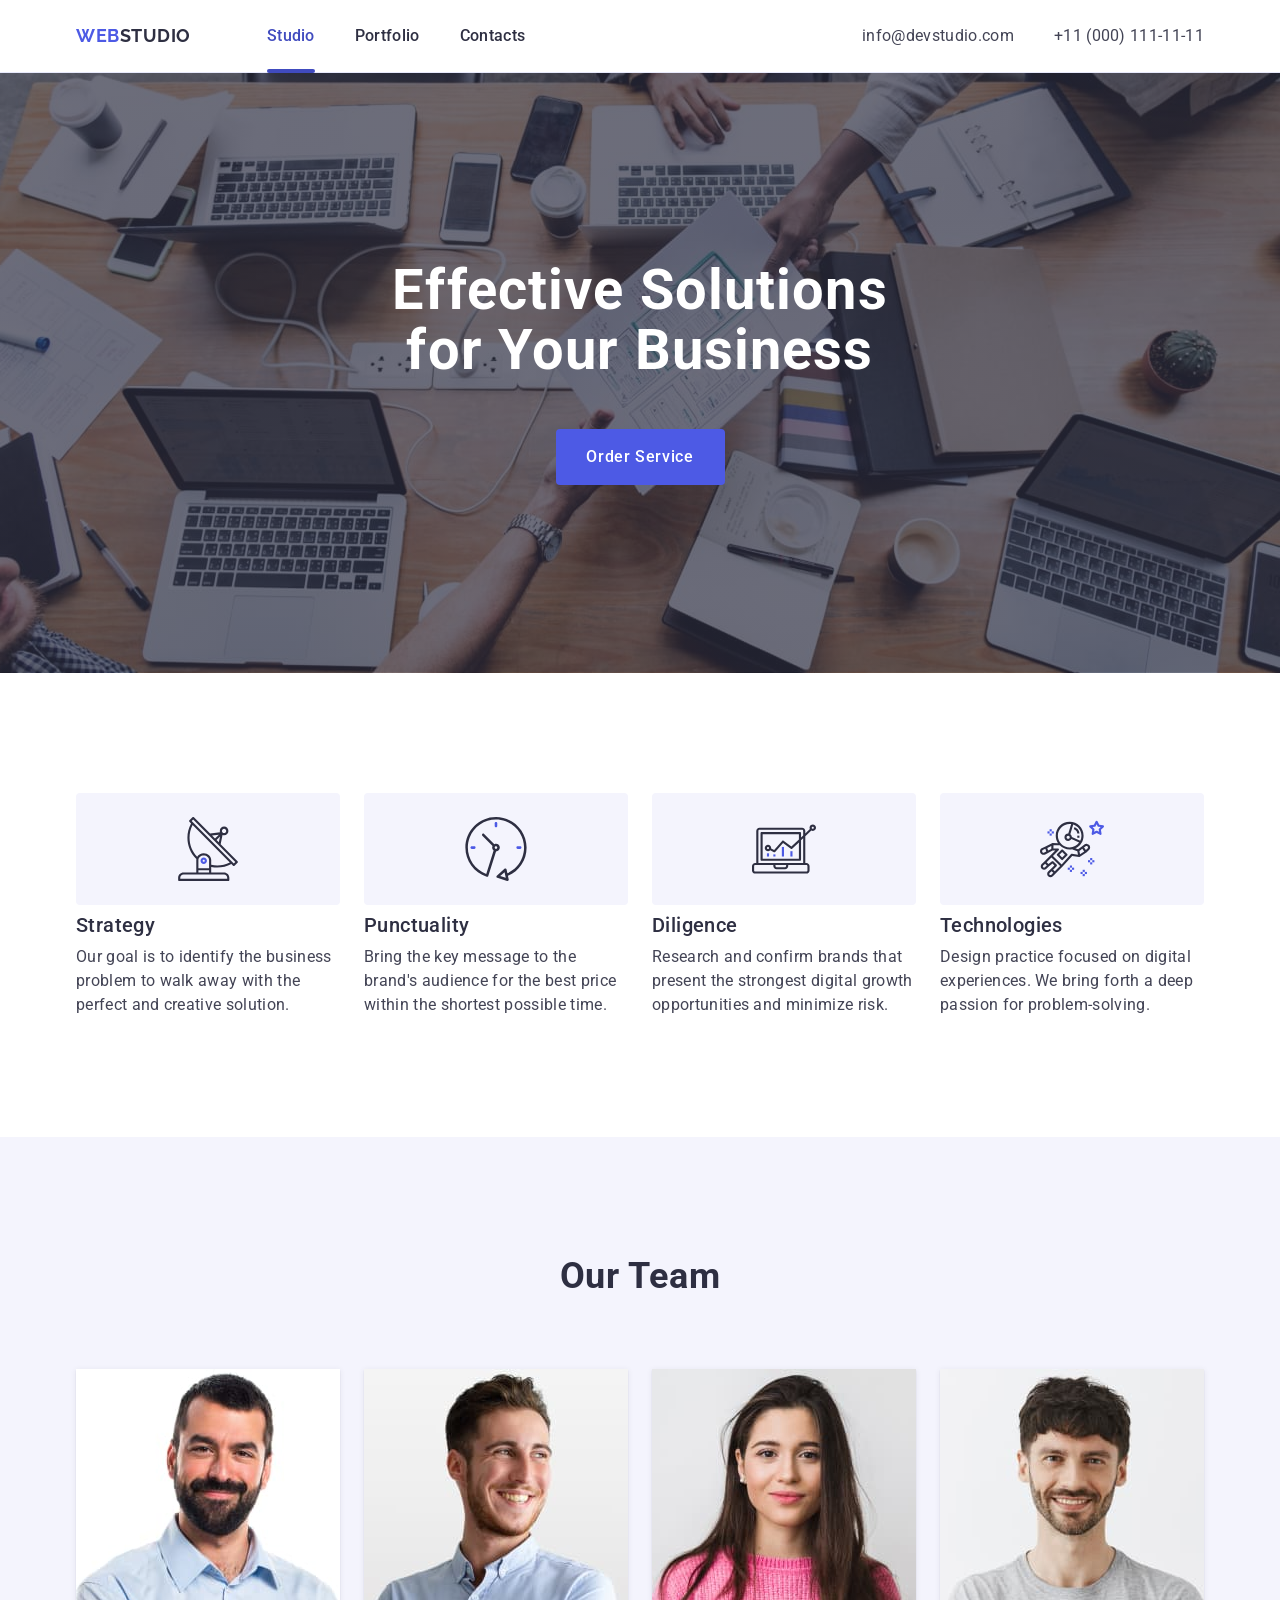
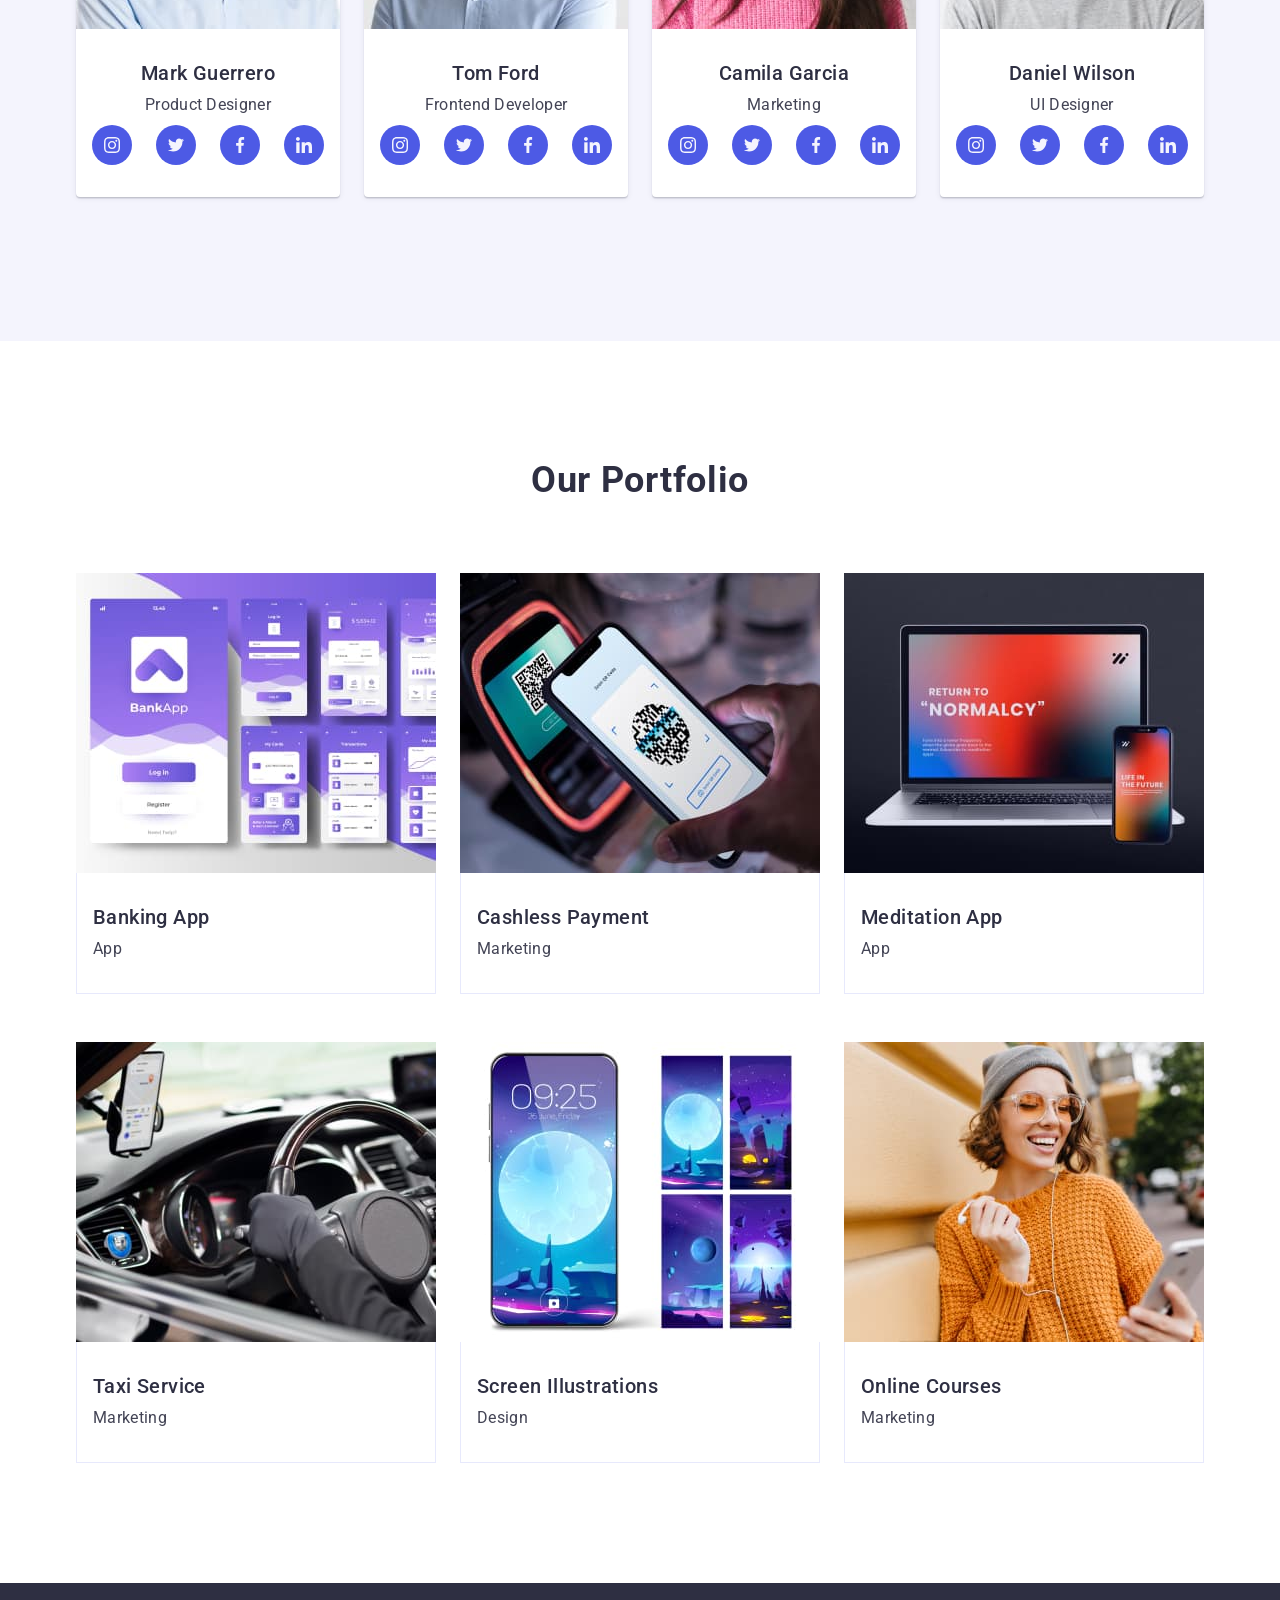
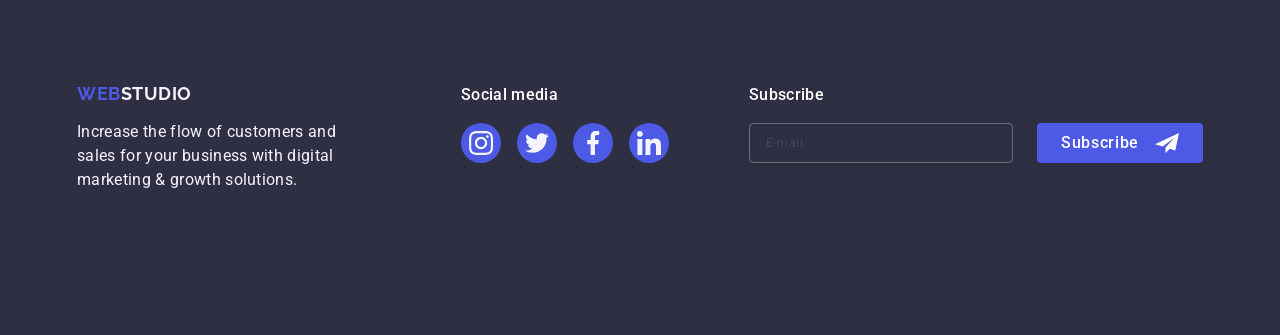
<file: index.html>
<!DOCTYPE html>
<html lang="en">
<head>
    <meta charset="UTF-8">
    <meta name="viewport" content="width=device-width, initial-scale=1.0">
    <title>WebStudio</title>

    <link rel="stylesheet" href="https://cdnjs.cloudflare.com/ajax/libs/modern-normalize/2.0.0/modern-normalize.min.css" 
    integrity="sha512-4xo8blKMVCiXpTaLzQSLSw3KFOVPWhm/TRtuPVc4WG6kUgjH6J03IBuG7JZPkcWMxJ5huwaBpOpnwYElP/m6wg==" crossorigin="anonymous" referrerpolicy="no-referrer" />
    
<link rel="stylesheet" type="text/css" href="./css/styles.css">

<link rel="preconnect" href="https://fonts.gstatic.com" crossorigin>
<link href="https://fonts.googleapis.com/css2?family=Raleway:wght@700&family=Roboto:wght@400;500;700&display=swap" rel="stylesheet">

</head>
<body style="font-family: Roboto, sans-serif;
color: #434455;
background-color: #FFFFFF;">
    <header class="header">
        <div class="div-header container" >
<nav class="nav-header">
    <a class="webstudio-link" href="./index.html">Web<span style=color:#2e2f42>Studio</span></a>
<ul class="ul-header">
    <li><a href="./index.html" class="webstudio-li-one" 
    >Studio</a></li>
    <li><a href="" class="webstudio-li" >Portfolio</a></li>
    <li><a href="" class="webstudio-li" >Contacts</a></li>
</ul>
</nav>
<address class="address">
<ul class="ul-address">
    
    <li> <a href="mailto:info@devstudio.com" class="email-tel">info@devstudio.com</a></li>
    <li> <a href="tel:+110001111111" class="email-tel">+11 (000) 111-11-11</a></li>
</ul>
</address>
<button class="btn-burger" type="button">
<svg class="burger-icon" width="24" height="24">
    <use href="./images/icons.svg#menu"></use>
  </svg>
</button>
</div>
    </header>
    <main>

<!-- section 1 -->
<section class="section-solutions"> <div class="container">
     <h1 class="h-one-solutions">Effective Solutions
    for Your Business</h1>
<button type="button" class="button"> Order Service</button>
</div>
</section>

<!-- section 2 -->
<section class="section-advantages">
    <div class="container">
    <h2 class="visually-hidden">Advantages</h2>
    <ul class="ul-advantages">
        
        <li class="advantages-li">
            <div class="advantages-div"> <svg
                width="64"
                height="64"> 
  <use href="./images/icons.svg#antenna"> </use>
  </svg> </div>
            <h3 class="h-three-advantages">Strategy</h3>
            <p class="advantages-p">Our goal is to identify the business problem to walk away with the perfect and creative solution. </p>
        </li>
        <li class="advantages-li">
            <div class="advantages-div"> <svg
                width="64"
                height="64">
                <use href="./images/icons.svg#clock"></use> 
                </svg> </div>
            <h3 class="h-three-advantages">Punctuality</h3>
            <p class="advantages-p">Bring the key message to the brand's audience for the best price within the shortest possible time.</p>
            
    </li>
        <li class="advantages-li">
            <div class="advantages-div"> <svg
                width="64"
                height="64">
                <use href="./images/icons.svg#diagram"></use> 
            </svg> </div>
            <h3 class="h-three-advantages">Diligence</h3>
            <p class="advantages-p">Research and confirm brands that present the strongest digital growth opportunities and minimize risk.</p>
    </li>
        <li class="advantages-li"> 
            <div class="advantages-div"> <svg
                width="64"
                height="64"   > 
                <use href="./images/icons.svg#astronaut"></use>
            </svg> </div>
            <h3 class="h-three-advantages">Technologies</h3>
            <p class="advantages-p">Design practice focused on digital experiences. We bring forth a deep passion for problem-solving.</p>
        </li>
    </ul>
    </div>
</section>

<!-- section 3 -->
<section class="section-team">
    <div class="container">
<h2 class="team-h-two">Our Team</h2>
<ul class="team-ul">
    <li class="person-li">
        <div>
            <picture>
                <source srcset="
                                ./images/team/team-mark@1x.jpg 1x,
                                ./images/team/team-mark@2x.jpg 2x
                              " />
            <img  src="./images/team/team-mark@1x.jpg" alt="Mark Guerrero" width="264" height="260" class="img-people"/> </picture>
        </div>
        <div class="person-div">
            <h3 class="person-h-three">Mark Guerrero</h3> <p class="job">Product Designer</p> 
            <ul class="social-media-ul">
                
                <li class="social-media-li"><a href="" class="social-media-link">
                    <svg
                    width="16"
                    height="16"
                    class="svg-social-media">
                        <use href="./images/icons.svg#inst">
                        </use>
                    </svg>
                </a></li>

                <li class="social-media-li"><a href="" class="social-media-link">
                    <svg
                    width="16"
                    height="16"
                    class="svg-social-media">
                        <use href="./images/icons.svg#twitter">
                        </use>
                    </svg>
                </a>
                </li>

                <li class="social-media-li"><a href="" class="social-media-link">
                    <svg
                    width="16"
                    height="16"
                    class="svg-social-media">
                        <use href="./images/icons.svg#facebook">
                        </use>
                        </svg>
                </a>
                </li>

                <li class="social-media-li"><a href="" class="social-media-link">
                    <svg
                    width="16"
                    height="16"
                    class="svg-social-media">
                        <use href="./images/icons.svg#linkedin">
                        </use>
                        </svg>
                </a>
                </li>

            </ul>
        </div>
    </li>
     
    <li class="person-li"> 
        <picture>
            <source srcset="
                            ./images/team/team-tom@1x.jpg 1x,
                            ./images/team/team-tom@2x.jpg 2x
                          " />
                          <img src="./images/team/team-tom@1x.jpg" alt="Tom Ford" width="264" height="260" > </picture>
        <div class="person-div">
<h3 class="person-h-three">Tom Ford</h3> <p class="job">Frontend Developer</p> 
     <ul class="social-media-ul">
                
    <li class="social-media-li"><a href="" class="social-media-link">
        <svg
        width="16"
        height="16"
        class="svg-social-media">
            <use href="./images/icons.svg#inst">
            </use>
            </svg>
    </a></li>

    <li class="social-media-li"><a href="" class="social-media-link">
        <svg
        width="16"
        height="16"
        class="svg-social-media">
            <use href="./images/icons.svg#twitter">
            </use>
            </svg>
    </a>
    </li>

    <li class="social-media-li"><a href="" class="social-media-link">
        <svg
        width="16"
        height="16"
        class="svg-social-media">
            <use href="./images/icons.svg#facebook">
            </use>
            </svg>
    </a>
    </li>

    <li class="social-media-li"><a href="" class="social-media-link">
        <svg
        width="16"
        height="16"
        class="svg-social-media">
            <use href="./images/icons.svg#linkedin">
            </use>
            </svg>
    </a>
    </li>

     </ul>
    </div>
    </li>

    <li class="person-li"> 
        <picture>
            <source srcset="
                            ./images/team/team-camila@1x.jpg 1x,
                            ./images/team/team-camila@2x.jpg 2x
                          " />
                          <img  src="./images/team/team-camila@1x.jpg" alt="Camila Garcia" width="264" height="260"> </picture>
        <div class="person-div">
            <h3 class="person-h-three">Camila Garcia</h3> <p class="job">Marketing</p> 
            <ul class="social-media-ul">
                
                <li class="social-media-li"><a href="" class="social-media-link">
                    <svg
                    width="16"
                    height="16"
                    class="svg-social-media">
                        <use href="./images/icons.svg#inst">
                        </use>
                        </svg>
                </a></li>

                <li class="social-media-li"><a href="" class="social-media-link">
                    <svg
                    width="16"
                    height="16"
                    class="svg-social-media">
                        <use href="./images/icons.svg#twitter">
                        </use>
                        </svg>
                </a>
                </li>

                <li class="social-media-li"><a href="" class="social-media-link">
                    <svg
                    width="16"
                    height="16"
                    class="svg-social-media">
                        <use href="./images/icons.svg#facebook">
                        </use>
                        </svg>
                </a>
                </li>

                <li class="social-media-li"><a href="" class="social-media-link">
                    <svg
                    width="16"
                    height="16"
                    class="svg-social-media">
                        <use href="./images/icons.svg#linkedin">
                        </use>
                        </svg>
                </a>
                </li>

            </ul>
        </div>
    </li>

    <li class="person-li"> 
        
        <picture>
            <source srcset="
                            ./images/team/team-daniel@1x.jpg 1x,
                            ./images/team/team-daniel@2x.jpg 2x
                          " />
                          <img src="./images/team/team-daniel@1x.jpg" alt="Daniel Wilson" width="264" height="260"> </picture>
        <div class="person-div">
<h3 class="person-h-three">Daniel Wilson</h3> <p class="job">UI Designer</p> 
      <ul class="social-media-ul">
                
    <li class="social-media-li"><a href="" class="social-media-link">
        <svg
        width="16"
        height="16"
        class="svg-social-media">
            <use href="./images/icons.svg#inst">
            </use>
            </svg>
    </a></li>

    <li class="social-media-li"><a href="" class="social-media-link">
        <svg
        width="16"
        height="16"
        class="svg-social-media">
            <use href="./images/icons.svg#twitter">
            </use>
            </svg>
    </a>
    </li>

    <li class="social-media-li"><a href="" class="social-media-link">
        <svg
        width="16"
        height="16"
        class="svg-social-media">
            <use href="./images/icons.svg#facebook">
            </use>
            </svg>
    </a>
    </li>

    <li class="social-media-li"><a href="" class="social-media-link">
        <svg
        width="16"
        height="16"
        class="svg-social-media">
            <use href="./images/icons.svg#linkedin">
            </use>
            </svg>
    </a>
    </li> </ul>  </div>
</li>
</ul>
</div> 
</section>

<!-- section 4 -->
<section class="portfolio-section">
    <div class="container">
    <h2 class="portfolio-h-two">Our Portfolio</h2>
    <ul class="portfolio-ul">

        <li class="portfolio-li"> <div class="portfolio-image-div"> 
            <picture>
                <source srcset="
                                  ./images/portfolio/portfolio-bank-desk@1x.jpg,
                                  ./images/portfolio/portfolio-bank-desk@2x.jpg 2x
                                " media="(min-width:1158px)" />
                <source srcset="
                                  ./images/portfolio/portfolio-bank-tab@1x.jpg,
                                  ./images/portfolio/portfolio-bank-tab@2x.jpg 2x
                                " media="(min-width:768px)" />
                <source srcset="
                                  ./images/portfolio/portfolio-bank-mob@1x.jpg 1x,
                                  ./images/portfolio/portfolio-bank-mob@2x.jpg 2x
                                " media="(max-width:767px)" />
                <img src="./images/portfolio/portfolio-bank-mob@1x.jpg" alt="bank app"  width="360" height="300"/>
            </picture> <p class="portfolio-image-p ">14 Stylish and User-Friendly App Design Concepts · Task Manager App · Calorie Tracker App · Exotic Fruit Ecommerce App · Cloud Storage App</p></div>
         <div class="portfolio-div">
                <h3 class="h-three-app">Banking App</h3> <p class="app">App</p> 
            </div>
        </li>

        <li class="portfolio-li"> <div class="portfolio-image-div">
            <picture>
                <source srcset="
                                  ./images/portfolio/portfolio-cashpay-desk@1x.jpg,
                                  ./images/portfolio/portfolio-cashpay-desk@2x.jpg 2x
                                " media="(min-width:1158px)" />
                <source srcset="
                                  ./images/portfolio/portfolio-cashpay-tab@1x.jpg,
                                  ./images/portfolio/portfolio-cashpay-tab@2x.jpg 2x
                                " media="(min-width:768px)" />
                <source srcset="
                                  ./images/portfolio/portfolio-cashpay-mob@1x.jpg 1x,
                                  ./images/portfolio/portfolio-cashpay-mob@2x.jpg 2x
                                " media="(max-width:767px)" />
                <img src="./images/portfolio/portfolio-cashpay-mob@1x.jpg" alt="cashless payment" width="360" height="300"/>
            </picture> <p class="portfolio-image-p">14 Stylish and User-Friendly App Design Concepts · Task Manager App · Calorie Tracker App · Exotic Fruit Ecommerce App · Cloud Storage App</p> </div> 
            <div class="portfolio-div">
<h3 class="h-three-app">Cashless Payment</h3> <p class="app">Marketing</p> 
        </div>
    </li>

        <li class="portfolio-li"> <div class="portfolio-image-div"> 
            <picture>
                <source srcset="
                                  ./images/portfolio/portfolio-medit-desk@1x.jpg,
                                  ./images/portfolio/portfolio-medit-desk@2x.jpg 2x
                                " media="(min-width:1158px)" />
                <source srcset="
                                  ./images/portfolio/portfolio-medit-tab@1x.jpg,
                                  ./images/portfolio/portfolio-medit-tab@2x.jpg 2x
                                " media="(min-width:768px)" />
                <source srcset="
                                  ./images/portfolio/portfolio-medit-mob@1x.jpg 1x,
                                  ./images/portfolio/portfolio-medit-mob@2x.jpg 2x
                                " media="(max-width:767px)" />
                <img src="./images/portfolio/portfolio-medit-mob@1x.jpg" alt="meditation app" width="360" height="300"/>
            </picture> 
                <p class="portfolio-image-p">14 Stylish and User-Friendly App Design Concepts · Task Manager App · Calorie Tracker App · Exotic Fruit Ecommerce App · Cloud Storage App</p></div>
            <div class="portfolio-div">
             <h3 class="h-three-app">Meditation App</h3> <p class="app">App</p> 
        </div>
    </li>

        <li class="portfolio-li"> <div class="portfolio-image-div"><picture>
            <source srcset="
                              ./images/portfolio/portfolio-taxi-desk@1x.jpg,
                              ./images/portfolio/portfolio-taxi-desk@2x.jpg 2x
                            " media="(min-width:1158px)" />
            <source srcset="
                              ./images/portfolio/portfolio-taxi-tab@1x.jpg,
                              ./images/portfolio/portfolio-taxi-tab@2x.jpg 2x
                            " media="(min-width:768px)" />
            <source srcset="
                              ./images/portfolio/portfolio-taxi-mob@1x.jpg 1x,
                              ./images/portfolio/portfolio-taxi-mob@2x.jpg 2x
                            " media="(max-width:767px)" />
            <img src="./images/portfolio/portfolio-taxi-mob@1x.jpg" alt="taxi service" width="360" height="300"/>
        </picture>
        <p class="portfolio-image-p">14 Stylish and User-Friendly App Design Concepts · Task Manager App · Calorie Tracker App · Exotic Fruit Ecommerce App · Cloud Storage App</p></div> 
            <div class="portfolio-div">
                 <h3 class="h-three-app">Taxi Service</h3> <p class="app">Marketing</p> 
        </div>
    </li>

            <li class="portfolio-li"> <div class="portfolio-image-div"><picture>
                <source srcset="
                                  ./images/portfolio/portfolio-screen-desk@1x.jpg,
                                  ./images/portfolio/portfolio-screen-desk@2x.jpg 2x
                                " media="(min-width:1158px)" />
                <source srcset="
                                  ./images/portfolio/portfolio-screen-tab@1x.jpg,
                                  ./images/portfolio/portfolio-screen-tab@2x.jpg 2x
                                " media="(min-width:768px)" />
                <source srcset="
                                  ./images/portfolio/portfolio-screen-mob@1x.jpg 1x,
                                  ./images/portfolio/portfolio-screen-mob@2x.jpg 2x
                                " media="(max-width:767px)" />
                <img src="./images/portfolio/portfolio-screen-mob@1x.jpg" alt="screen illustrations" width="360" height="300"/>
            </picture> 
            <p class="portfolio-image-p">14 Stylish and User-Friendly App Design Concepts · Task Manager App · Calorie Tracker App · Exotic Fruit Ecommerce App · Cloud Storage App</p></div>
                <div class="portfolio-div"> 
                     <h3 class="h-three-app">Screen Illustrations</h3> <p class="app">Design</p>
            </div>
        </li>

            <li class="portfolio-li"> <div class="portfolio-image-div"><picture>
                <source srcset="
                                  ./images/portfolio/portfolio-courses-desk@1x.jpg,
                                  ./images/portfolio/portfolio-courses-desk@2x.jpg 2x
                                " media="(min-width:1158px)" />
                <source srcset="
                                  ./images/portfolio/portfolio-courses-tab@1x.jpg,
                                  ./images/portfolio/portfolio-courses-tab@2x.jpg 2x
                                " media="(min-width:768px)" />
                <source srcset="
                                  ./images/portfolio/portfolio-courses-mob@1x.jpg 1x,
                                  ./images/portfolio/portfolio-courses-mob@2x.jpg 2x
                                " media="(max-width:767px)" />
                <img src="./images/portfolio/portfolio-courses-mob@1x.jpg" alt="girl courses" />
            </picture>
             <p class="portfolio-image-p">14 Stylish and User-Friendly App Design Concepts · Task Manager App · Calorie Tracker App · Exotic Fruit Ecommerce App · Cloud Storage App</p></div>
                <div class="portfolio-div"> 
                    <h3 class="h-three-app">Online Courses</h3> <p class="app">Marketing</p>
            </div>
            </li>
    </ul>
</div>
</section>
    </main>

    <!-- footer -->
    <footer class="footer">
        <div class="footer-div container">
        <div class="footer-div-two"><a href="./index.html" class="webstudio-footer">Web<span class="span">Studio</span></a>
<p class="footer-p">Increase the flow of customers and sales for your business with digital marketing & growth solutions.</p></div>
<div class="social-media-container-footer">
    <p class="footer-social-media-p">Social media</p>
    <ul class="social-media-ul-two">
                
        <li class="social-media-li"><a href="" class="social-media-link-two">
            <svg
            width="24"
            height="24"
            class="svg-social-media-two">
                <use href="./images/icons.svg#inst">
                </use>
                </svg>
        </a></li>

        <li class="social-media-li"><a href="" class="social-media-link-two">
            <svg
            width="24"
            height="24"
            class="svg-social-media-two">
                <use href="./images/icons.svg#twitter">
                </use>
                 </svg>
        </a>
        </li>

        <li class="social-media-li"><a href="" class="social-media-link-two">
            <svg
            width="24"
            height="24"
            class="svg-social-media-two">
                <use href="./images/icons.svg#facebook">
                </use>
                </svg>
        </a>
        </li>

        <li class="social-media-li"><a href="" class="social-media-link-two">
            <svg
           width="24"
            height="24"
            class="svg-social-media-two">
                <use href="./images/icons.svg#linkedin">
                </use>
                </svg>
        </a>
        </li>
    </ul>
        </div>
        <div class="footer-form">
            <p class="footer-form-p">Subscribe</p>
            <form  class="the-form">
                <label  class="form-label">
                    <input type="email" name="subscribe" placeholder="E-mail" class="form-input" >
                </label >
            <button type="submit" class="button-subscribe">Subscribe <svg
                width="24"
                height="24"
                class="svg-button-subscribe"> <use href="./images/icons.svg#send"> </use>
            </svg></button></form>
            </div>
            </div>
                </footer>
            
            <!-- modal -->

            <div class="modal">
                    <div class="modal-window">
                    <button type="button" class="button-modal">
                        <svg 
                        width="8"
                        height="8"
                        class="svg-button-modal">
                    <use href="./images/icons.svg#ex"> </use>
                    </svg></button>
                    <p class="modal-p"> Leave your contacts and we will call you back </p>
                    <form>
                        <div class="div-form-modal">
                            <label class="label-form-modal" for="user-name" > Name
                            </label>
            
                            <div class="label-div-modal">
                                <input id="user-name" name="user-name" type="text" class="input-modal">
                                <svg
                                width="18"
                                height="24"
                                class="svg-input-modal">
                                <use href="./images/icons.svg#person-black"></use>
                                </svg>
                                                    </div>
                        </div>
            
            
                        <div class="div-form-modal">
                            <label class="label-form-modal" for="user-name" > Phone
                            </label>
            
                            <div class="label-div-modal">
                                <input id="phone" name="user-name" type="text" class="input-modal">
                                <svg
                                width="18"
                                height="24"
                                class="svg-input-modal">
                                <use href="./images/icons.svg#phone-black"></use>
                                </svg>
                                                    </div>
                        </div>
            
            
                        <div class="div-form-modal">
                            <label class="label-form-modal" for="user-name" > Email
                            </label>
            
                            <div class="label-div-modal">
                                <input id="email" name="user-name" type="text" class="input-modal">
                                <svg
                                width="18"
                                height="24"
                                class="svg-input-modal">
                                <use href="./images/icons.svg#email-black"></use>
                                </svg>
                                                    </div>
                        </div>
            
            
                        <div class="div-form-modal-big">
                            <label class="label-form-modal" for="user-comment" > Comment
                            </label>
            <textarea
            id="user-comment"
            name="user-comment"
            placeholder="Text input"
            class="textarea">Text input
            
            </textarea>
                        </div>
            
                        <div class="label-div-modal-small">
                            <input id="user-privacy" name="user-privacy"  type="checkbox" value="true" class="checkbox visually-hidden">
                            <label 
                            for="user-privacy"
                            class="label-user-privacy">
                            <span class="span-label-user-privacy"> 
                                <svg
                                width="10"
                                height="8"
                                class="svg-user-privacy">
                            <use href="./images/icons.svg#check">
            
                            </use>
                                </svg> 
                                
                            </span> 
                            
                                I accept the terms and conditions of the <a href="" class="privacy-policy">Privacy Policy </a>
                            </label>
                                                </div>
                                                <button class="button">
                                                    Send
                                                </button>
                    </form>
                    </div>
                    </div> 
                    <div class="backdrop-for-modal" >
                        <div class="modal-box">
                            <button class="backdrop-btn-close-phone" type="button">
                                <svg class="icon-close-btn" width="8" height="8">
                                    <use href="./images/icons.svg#ex"></use>
                                </svg>
                            </button>
                      
                            <nav class="nav-phone">
                              <ul class="phone-menu">
                                  <li class="phone-menu-item"><a class="menu-link-phone" href="./index.html">Studio</a></li>
                                  <li class="phone-menu-item"><a class="menu-link-phone" href="">Portfolio</a></li>
                                  <li class="phone-menu-item"><a class="menu-link-phone" href="">Contacts</a></li>
                              </ul>
                          </nav>
                      
                          <address class="phone-page-contact">
                            <ul class="address-list-phone">
                                <li class="item-address-phone"><a class="phone-address-link" href="tel:+110001111111">+11 (000) 111-11-11</a> <br /></li>
                                <li class="item-address-phone"><a class="phone-address-link" href="mailto:info@devstudio.com">info@devstudio.com</a> <br /></li>
                            </ul>
                            </address>
                      
                            <ul class="social-list-phone">
                              <li class="social-list-item-phone">
                                  <a class="social-link-icon-phone" href="">
                                      <svg class="social-list-svg-phone" width="24" height="24" aria-label="icon instagram">
                                          <use href="./images/icons.svg#inst"></use>
                                      </svg>
                                  </a>
                              </li>
                              <li class="social-list-item-phone">
                                  <a class="social-link-icon-phone" href="">
                                      <svg class="social-list-svg-phone" width="24" height="24" aria-label="icon twitter">
                                          <use href="./images/icons.svg#twitter"></use>
                                      </svg>
                                  </a>
                              </li>
                              <li class="social-list-item-phone">
                                  <a class="social-link-icon-phone" href="">
                                      <svg class="social-list-svg-phone" width="24" height="24" aria-label="icon facebook">
                                          <use href="./images/icons.svg#facebook"></use>
                                      </svg>
                                  </a>
                              </li>
                              <li class="social-list-item-phone">
                                  <a class="social-link-icon-phone" href="">
                                      <svg class="social-list-svg-phone" width="24" height="24" aria-label="icon in">
                                          <use href="./images/icons.svg#linkedin"></use>
                                      </svg>
                                  </a>
                              </li>
                          </ul>
                              </div>
                          </div>
            </body>
            </html>
</file>
<file: css/styles.css>
body {
    font-family: "Roboto", sans-serif;
    color: #434455;
    background-color: #FFFFFF;
    
}
a {
    text-decoration: none;
    }
    
    ul {
    list-style: none;
    }
    img {
        display: block; 
    }

    ul {
        margin: 0;
        padding: 0;
    }

    h1,
h2,
h3,
h4,
h5,
h6,
p {
  margin: 0;
}

    .visually-hidden {
        position: absolute;
        width: 1px;
        height: 1px;
        margin: -1px;
        border: 0;
        padding: 0;
        
        white-space: nowrap;
        clip-path: inset(100%);
        clip: rect(0 0 0 0);
        overflow: hidden;
    }

    .container {
        width: 320px;
        margin: 0 auto;
        padding: 0 16px;
    }

    @media screen and (min-width:768px){
        .container {
            width: 768px;

        }
    }

    @media screen and (min-width:1157px){
        .container {
            width: 1158px;
            padding: 0 15px;
        }
    }

    /* header */
.header {
    border-bottom: 1px solid #e7e9fc;
 box-shadow: 0px 2px 1px rgba(46, 47, 66, 0.08), 0px 1px 1px rgba(46, 47, 66, 0.16), 0px 1px 6px rgba(46, 47, 66, 0.08);
}
.div-header
 {
    display: flex;; 
    container: normal;
    align-items: center;
}
.nav-header {
    display: flex; 
    align-items: center;
    margin-right: auto;
}

.webstudio-link {
    font-family: "Raleway", sans-serif;
font-weight: 700;
font-size: 18px ;
line-height: 1.17 ;
letter-spacing: 0.03em;
text-transform: uppercase;
color:#4d5ae5;
margin-right: 76px;
display: inline-block;
padding-top: 17.5px;
padding-bottom:  17.5px;
}


.webstudio-footer {
    font-family: 'Raleway', sans-serif;
    font-weight: 700;
    font-size: 18px;
    line-height: 1.17;
    letter-spacing: 0.03em;
    display: inline-block;
    text-transform: uppercase;
    color: #4d5ae5;
    margin-bottom: 16px;
}

.ul-header {
    display: none;
}
@media screen and (min-width:768px){
    .ul-header { 
        display: flex;
    gap: 40px;}
                .webstudio-link {
                    margin-right: 120px;
                }
}
.webstudio-li-one {
    font-weight: 500;
    font-size: 16px;
    line-height: 1.5;
    letter-spacing: 0.02em;
    color: #2e2f42  ;
    padding-top: 24px; 
    padding-bottom: 24px;
    display: block;
    position: relative;
    color: #404bbf;
    transition: color 250ms cubic-bezier(0.4, 0, 0.2, 1);
}
.webstudio-li-one:hover {
    color: #404bbf
}
.webstudio-li-one:focus {
    color: #404bbf
}
.webstudio-li-one::after {
    content: "";
    width: 100%;
    position: absolute;
    left: 0;
    bottom: -1px;
    height: 4px;
    background-color: #404bbf;
    border-radius: 2px;
}
.webstudio-li {
    font-weight: 500;
    font-size: 16px;
    line-height: 1.5;
    letter-spacing: 0.02em;
    color: #2e2f42  ;
    padding-top: 24px; 
    padding-bottom: 24px;
    display: block;}

.address {
    font-style: normal;
}
.ul-address {
    display: none;
}
@media screen and (min-width:768px){
    .ul-address {
        display:flex;
        flex-direction: column;
        gap: 8px;
    }  
        .email-tel {
            font-size: 12px;
            font-weight: 400;
            line-height: 14px;
                letter-spacing: 4%;
                    color: #434455;
                    transition: color 250ms cubic-bezier(0.4, 0, 0.2, 1);
                }
        }


@media screen and (min-width:1158px) {
.email-tel {
    font-weight: 400;
    font-size: 16px;
    line-height: 1.5;
    letter-spacing: 0.02em;
    color: #434455;
    transition: color 250ms cubic-bezier(0.4, 0, 0.2, 1);
    }

        .ul-address {
                display: flex;
                flex-direction: row;
                gap: 20px;
            }
}

.email-tel:hover {
    color: #404bbf
}
.email-tel:focus {
    color: #404bbf
}
.btn-burger {
    padding: 0;
    line-height: 0;
    background-color: transparent;
    border: none;
}
@media screen and (min-width:768px)
{
    .btn-burger {
        display: none;
    }
    
}
/* main */

/* section 1 */
.section-solutions {
    background-color:#2e2f42;
    padding-top: 72px; 
    padding-bottom: 72px;
    background-image:
            linear-gradient(rgba(46, 47, 66, 0.7),
                rgba(46, 47, 66, 0.7)),
            url("../images/hero/people-office-phone.1x.jpg");
        background-repeat: no-repeat;
        background-position: center;
    background-size: cover;
    margin: 0 auto;
}
@media screen and (min-resolution: 192dpi) and (min-width: 320px) {
    .section-solutions {
        background-image: linear-gradient(rgba(46, 47, 66, 0.7),
                rgba(46, 47, 66, 0.7)), url("../images/hero/people-office-phone.2x.jpg");
    }
}


@media screen and (min-width: 768px) {
    .section-solutions {
        background-image:
            linear-gradient(rgba(46, 47, 66, 0.7), rgba(46, 47, 66, 0.7)),
            url("../images/hero/people-office-tablet.1x.jpg");
        padding: 112px 0;
    }}

    @media screen and (min-resolution: 192dpi) and (min-width: 768px) {
        .section-solutions {
            background-image: linear-gradient(rgba(46, 47, 66, 0.7),
                    rgba(46, 47, 66, 0.7)), url("../images/hero/people-office-tablet.2x.jpg");
        }
    }

        @media screen and (min-width: 1158px) {
            .section-solutions {
                max-width: 1440px;
                background-position: center;
                background-image:
                    linear-gradient(rgba(46, 47, 66, 0.7), rgba(46, 47, 66, 0.7)),
                    url("../images/hero/people-office.jpg");
                padding: 188px 0;
            }
        }
            @media screen and (min-resolution: 192dpi) and (min-width: 1158px) {
                .section-solutions {
                    background-image: linear-gradient(rgba(46, 47, 66, 0.7),
                            rgba(46, 47, 66, 0.7)), url("../images/hero/people-office.2x.jpg");
                }
            }

.h-one-solutions {
    font-size: 36px;
    line-height: 1.07;
    text-align: center;
    letter-spacing: 0.02em;
    color: #ffffff;
    max-width: 216px;
    margin-left: auto;
    margin-right: auto;
    margin-bottom: 72px;
        font-weight: 700;
}
@media screen and (min-width: 768px) {
    .h-one-solutions {
        font-size: 56px;
        max-width: 496px;
        margin-bottom: 36px;
    }
}
@media screen and (min-width: 1158px) {
    .h-one-solutions {
        font-size: 56px;
        max-width: 496px;
        margin-bottom: 48px;
    }
}
.button {
    background-color: #4D5AE5;
    font-family: 'Roboto', sans-serif;
    font-weight: 500;
    font-size: 16px;
    line-height: 1.5;
    letter-spacing: 0.04em;
    color: #ffffff;
    cursor: pointer;
    display: block;
    min-width: 169px;
    border: none;
    height: 56px;
    height: 56px;
    border-radius: 4px;
    cursor: pointer;
    margin-left: auto;
    margin-right: auto;
    transition: background-color 250ms cubic-bezier(0.4, 0, 0.2, 1);
}
.button:hover {
    background-color: #404BBF;
}
.button:focus {
    background-color: #404BBF;
}

/* section 2 */
.section-advantages {
    padding-top: 96px; 
    padding-bottom: 96px;
}
@media screen and (min-width:1158px){
    .section-advantages {
            padding-top: 120px;
            padding-bottom: 120px;
        }
}
 .ul-advantages {
    display: flex;
    flex-direction: column;
    gap:72px;
 }
 @media screen and (min-width:768px){
 .ul-advantages {
    flex-direction: row;
    flex-wrap: wrap;
    gap:72px 24px;}
 }
 
.advantages-div {
    display:none;
}
@media screen and (min-width:1158px){
    .advantages-div {
        display: flex;
        align-items: center;
        justify-content: center;
        height: 112px;
        background-color: #f4f4fd;
        border-radius: 4px;
        margin-bottom: 8px;
    }
}

 .advantages-li {
    width: 100%;
 }
 @media screen and (min-width:768px){
    .advantages-li {
        width: calc((100% - 24px) / 2);
    }
 }


 @media screen and (min-width:1158px){
    .advantages-li {
        width: calc((100% - 72px) / 4);
    }
 }
 
.h-three-advantages {
    font-weight: 700;
    font-size: 36px;
    line-height: 1.11;
    letter-spacing: 0.02em;
    color: #2e2f42 ;
    margin-bottom: 8px;
    text-align: center;
}

@media screen and (min-width:768px) {
    .h-three-advantages {
        text-align: left;
    }
}

@media screen and (min-width:1158px) {
    .h-three-advantages {
        font-weight: 500;
    font-size: 20px;
    line-height: 1.2;

    }
}
.advantages-p {
    font-weight: 500;
    font-size: 16px;
    line-height: 1.5;
    letter-spacing: 0.02em;
    color: #434455;
}

@media screen and (min-width:1158px ) {
    .advantages-p {
        font-weight: 400;}
}

/* section 3 */
.section-team {
    background-color: #F4F4FD;
    padding-top: 96px; 
    padding-bottom: 96px;
}
@media screen and (min-width: 1158px){
    .section-team {
            background-color: #F4F4FD;
            padding-top: 120px;
            padding-bottom: 120px;
        }
}
.team-h-two {
    font-size: 36px;
    line-height: 1.11;
    text-align: center;
    letter-spacing: 0.02em;
    text-transform: capitalize;
    color: #2e2f42 ;
    margin-bottom: 72px;
}
.team-ul {
    display: flex;
    flex-direction: column;
    gap:72px;
    align-items: center;
}
@media screen and (min-width: 768px) {
    .section-team {
            padding-top: 96px;
                padding-bottom: 72px;
    }
    .team-ul {
        justify-content: center;
        flex-direction: row;
        flex-wrap: wrap;
        gap: 64px 24px;
        margin-bottom: 24px;
    }
            .person-li {
                background-color: #FFFFFF;
                width: 264px;
                border-top-left-radius: 0px;
                border-top-right-radius: 0px;
                border-bottom-right-radius: 4px;
                border-bottom-left-radius: 4px;
                box-shadow: 0px 1px 6px rgba(46, 47, 66, 0.08), 0px 1px 1px rgba(46, 47, 66, 0.16), 0px 2px 1px rgba(46, 47, 66, 0.08);
            }
}

.person-li {
    background-color: #FFFFFF;
    width: 264px;
    border-top-left-radius: 0px; 
    border-top-right-radius: 0px ; 
    border-bottom-right-radius: 4px; 
    border-bottom-left-radius:4px;
    box-shadow: 0px 1px 6px rgba(46, 47, 66, 0.08), 0px 1px 1px rgba(46, 47, 66, 0.16), 0px 2px 1px rgba(46, 47, 66, 0.08);
}
.person-div {
    padding-top: 32px; 
    padding-bottom: 32px;

}
.person-h-three {
    font-weight: 500;
    font-size: 20px;
    line-height: 1.2;
    letter-spacing: 0.02em;
    color: #2e2f42 ;
    text-align: center;
    margin-bottom: 8px

}
.job {
    font-size: 16px;
    line-height: 1.5;
    letter-spacing: 0.02em;
    color:#434455;
    text-align: center;
}

.social-media-ul {
    display: flex;
    justify-content: center;
    gap: 24px;
    margin-top: 8px;
}
.social-media-ul-two {
    display: flex;
    justify-content: center;
    gap: 16px;
}
.social-media-li {
    width: 40px;
    height: 40px;
}

.social-media-link {
    width: 40px;
    height: 40px;
    background-color: #4d5ae5;
    border-radius:  50%;
    display: flex; 
    align-items: center;
    justify-content: center;
    transition: background-color 250ms cubic-bezier(0.4, 0, 0.2, 1);

}
.social-media-link-two {
    width: 100%;
    height: 100%;
    background-color: #4d5ae5;
    border-radius:  50%;
    display: flex; 
    align-items: center;
    justify-content: center;
    transition: background-color 250ms cubic-bezier(0.4, 0, 0.2, 1);

}
.social-media-link-two:hover {
    background-color: #31d0aa;
}
.social-media-link-two:focus {
    background-color: #31d0aa;
}
.social-media-link:hover {
    background-color: #404bbf;
}
.social-media-link:focus {
    background-color: #404bbf;

}
.svg-social-media {
    fill:#f4f4fd;
}
.svg-social-media-two {
    fill:#f4f4fd;
}






/* section 4 */
.portfolio-section  {
    padding-top: 96px; 
    padding-bottom: 96px;
}
@media screen and (min-width:1158px){
    .portfolio-section {
            padding-top: 96px;
            padding-bottom: 96px;
        }
}
.portfolio-h-two{
    font-size: 36px;
    line-height: 1.11;
    text-align: center;
    letter-spacing: 0.02em;
    text-transform: capitalize;
    color: #2e2f42 ;
    margin-bottom: 72px;
}
.portfolio-ul {
    display: flex;
    flex-direction: column;
    align-items: center;
    gap:48px;
}
.portfolio-li {
    background-color: #fff;
    width: 288px;
    transition: box-shadow 250ms cubic-bezier(0.4, 0, 0.2, 1);
}
.portfolio-li:hover .portfolio-image-p {
    transform: translateY(0);
}
.portfolio-li:hover {
    box-shadow: 0px 1px 6px rgba(46, 47, 66, 0.08), 0px 1px 1px rgba(46, 47, 66, 0.16), 0px 2px 1px rgba(46, 47, 66, 0.08);
}
.portfolio-div {
    padding: 32px 16px;
    border: 1px solid #e7e9fc;
    border-top: none;
}
.portfolio-image-div {
    position: relative;
    overflow: hidden;
    
}
.portfolio-image-p {
    position: absolute;
    top: 0;
    font-size: 16px;
    line-height: 1.5;
    letter-spacing: 0.02em;
    color: #f4f4fd;;
    padding: 40px 32px;
    background-color: #4d5ae5;
    height: 100%;
    width: 100%;
    transform: translateY(100%);
    transition: transform 250ms cubic-bezier(0.4, 0, 0.2, 1); 
}
.h-three-app {
    font-weight: 500;
    font-size: 20px;
    line-height: 1.2 ;
    line-height: 1.2 ;
    letter-spacing: 0.02em;
    color: #2e2f42;
    margin-bottom: 8px
}

.app {
    font-size: 16px;
    line-height: 1.5;
    letter-spacing: 0.02em;
    color: #434455;
}

@media screen and (min-width: 768px) {
    .portfolio-section {
        padding: 96px 0;
    }

        .portfolio-ul {
        gap: 24px;
        row-gap: 72px;
        flex-direction: row;
        flex-wrap: wrap;
    }

        .portfolio-li {
        width: calc((100% - 48px) / 2);
    }

        .portfolio-image-p {
        text-align: left;
    }
}

/* footer */




.footer {
    padding: 96px 0 96px;
    background: #2e2f42;
}
.footer-div {
    display: flex;
    flex-wrap: wrap;
    justify-content: center;
    text-align: center;
}

.footer-div-two {
    margin-bottom: 72px;
}
.footer-p {
    font-size: 16px;
    line-height: 1.5;
    letter-spacing: 0.02em;
    color: #f4f4fd;
    width: 264px;
    text-align: left;
    margin-top: 0;
    margin-bottom: 0;
}

.social-media-container-footer {
    margin-bottom: 72px;
}
.footer-social-media-p {
    font-weight: 500;
    font-size: 16px;
    line-height: 1.5;
    letter-spacing: 0.02em;
    color: #fff;
    text-align: center;
    padding-bottom: 16px;
}
.social-media-ul-two {
        display: flex;
    gap: 16px;
    align-items: center;
    justify-content: center;
}
.span {
    color: #f4f4fd;
}
.footer-form-p {
    font-weight: 500;
    font-size: 16px;
    line-height: 1.5;
    letter-spacing: 0.02em;
    color: #fff;
    text-align: center;
    margin-bottom: 16px;

}
.the-form {
    display: flex;
    flex-wrap: wrap;
    margin-bottom: 16px;
}

.form-input {
    padding: 8px 16px;
    font-size: 12px;
    line-height: 2;
    letter-spacing: 0.04em;
    background-color: transparent;
    border: 1px solid #fff;
    border-radius: 4px;
    width: 288px;
    height: 40px;
    color: #fff;
    box-shadow: 0 4px 4px 0 rgba(0, 0, 0, 0.15);
    outline: transparent;
    opacity: 0.3;

}
.button-subscribe {
    display: flex;
    align-items: center;
    justify-content: center;
    border-radius: 4px;
    border: none;
    padding: 8px 24px;
    min-width: 165px;
    height: 40px;
    cursor: pointer;
    font-weight: 500;
    font-size: 16px;
    line-height: 1.5;
    letter-spacing: 0.04em;
    text-align: center;
    margin: 0 auto;
    color: #fff;
    background-color: #4d5ae5;
    transition: background-color 250ms cubic-bezier(0.4, 0, 0.2, 1);
        margin-top: 16px;
}
.svg-button-subscribe {
    fill: #fff;
    margin-left: 16px;
}

@media screen and (min-width: 768px) {
    .footer {
            padding: 96px 164px 96px 0;
            background: #2e2f42;
        }
    .footer-p {
margin-top: 16px;
    }
        .button-subscribe {
            margin-top: 0;
        }
    .footer-div {
        width: 584px;
        display: flex;
        flex-wrap: wrap;
    }
    
    .webstudio-footer {
        display: flex;
        text-align: start;

    }
    
    .footer-div-two {
        display: inline-block;
        margin-left: 54px;
    }
    
    .footer-social-media-p {
        text-align: left; 
    }
    .social-media-container-footer {
        margin-left: 24px;
    }
    .svg-button-subscribe {
        text-align: start;
    }
        
    .the-form {
        display: flex;
        flex-wrap: wrap;
        gap: 24px;
        align-items: left;
    }
    
    .form-input {
        width: 264px;
    }
    .footer-form-p {
        text-align: left;
    }
    }
    /* /Footer tablet */
    
    
    /* Desktop footer */
    @media screen and (min-width: 1158px) {
        .webstudio-footer {
                display: flex;
                text-align: start;
                padding-right: 100px;
                

            }
            .footer {
                    background-color: #2e2f42;
                    padding-top: 100px;
                    padding-bottom: 100px;
                    padding-left: 0px;
                    padding-right: 0px;
                    
                }
            
                .footer-div {
                max-width: 1158px;
                    display: flex;
                    flex-direction: row;
                    flex-wrap: nowrap;
                    align-items: baseline;
                    gap: unset;
                   
                }
            
                .footer-div-two {
                    margin-right: 96px;
                    margin-left: 0;
                    margin-bottom: 0;
                    
                }
            
                .footer-p {
                    line-height: 1.5;
                    color: #F4F4FD;
                    letter-spacing: 0.02em;
                    max-width: 264px;
                    margin-top: 0;
                }
            
                .social-media-container-footer {
                    margin-right: 80px;
                }
            
                .footer-social-media-p {
                    font-weight: 500;
                    font-size: 16px;
                    line-height: 1.5;
                    letter-spacing: 0.02em;
                    color: #FFFFFF;
                
                }
            
                .span {
                    color: #f4f4fd;
                }
            
                .footer-form-p {
                    margin-bottom: 16px;
                    font-weight: 500;
                    font-size: 16px;
                    line-height: 1.5;
                    letter-spacing: 0.02em;
                    color: #ffffff;
                }
            
                .the-form {
                    display: flex;
                    flex-wrap: nowrap;
                    gap: 24px;
                }
            
                .form-input {
                    width: 264px;
                    height: 40px;
                    border: 1px solid #ffffff;
                    background-color: transparent;
                    font-size: 12px;
                    line-height: 2;
                    letter-spacing: 0.04em;
                    padding-left: 16px;
                    box-shadow: 0px 4px 4px rgba(0, 0, 0, 0.15);
                    border-radius: 4px;
                    color: #ffffff;
                }
            
                .button-subscribe {
                    min-width: 165px;
                    height: 40px;
                    display: flex;
                    justify-content: center;
                    align-items: center;
                    font-family: "Roboto", sans-serif;
                    font-size: 16px;
                    font-weight: 500;
                    line-height: 1.5;
                    letter-spacing: 0.04em;
                    color: #ffffff;
                    cursor: pointer;
                    background-color: #4D5AE5;
                    border: none;
                    border-radius: 4px;
                }
    }






/* modal */
.modal {
    position: fixed;
    z-index: 999;
    top: 0;
    left: 0;
    width: 100%;
    height: 100%;
    background-color: rgba(46, 47, 66, 0.4);
    transition: opacity 250ms cubic-bezier(0.4, 0, 0.2, 1), visibility 250ms cubic-bezier(0.4, 0, 0.2, 1);
    opacity: 0;
    visibility: hidden;
}
.modal-window {
    position: absolute;
    top: 50%;
    left: 50%;
    transform: translate(-50%, -50%);
    width: 288px;
    background-color: #fcfcfc;
    border-radius: 4px;
    padding: 72px 16px 24px 16px;
    box-shadow: 0px 1px 1px rgba(0, 0, 0, 0.14), 0px 1px 3px rgba(0, 0, 0, 0.12), 0px 2px 1px rgba(0, 0, 0, 0.2);
    transition: transform 250ms cubic-bezier(0.4, 0, 0.2, 1);
}
.button-modal {
    position: absolute;
    top: 24px;
    right: 24px;
    width: 24px;
    height: 24px;
    border-radius: 50%;
    display: flex;
    align-items: center;
    justify-content: center;
    background-color: #e7e9fc;
    border: 1px solid rgba(0, 0, 0, 0.1);
    padding: 0; 
    cursor: pointer;
    transition: background-color 250ms cubic-bezier(0.4, 0, 0.2, 1), border 250ms cubic-bezier(0.4, 0, 0.2, 1);
}
.button-modal:hover {
    background-color: #404bbf;
    border: none; 
    fill: #ffffff;
}
.button-modal:focus {
    background-color: #404bbf;
    border: none; 
    fill: #ffffff;
}
.svg-button-modal {
    transition: fill 250ms cubic-bezier(0.4, 0, 0.2, 1);
}
.modal-p {
    font-weight: 500;
    font-size: 16px;
    line-height: 1.5;
    text-align: center;
    letter-spacing: 0.02em;
    color:#2E2F42;
    margin-bottom: 16px;

}
.div-form-modal {
    margin-bottom: 8px;
}
.label-form-modal {
    font-size: 12px;
    line-height: 1.17;
    letter-spacing: 0.04em;
    color:#8e8f99;
    display: block;
    margin-bottom: 4px

}
.label-div-modal {
    position: relative;
}
.input-modal {
    width: 100%;
    height: 40px;
    border: 1px solid rgba(46, 47, 66, 0.4);
    border-radius: 4px;
    background-color: transparent;
    padding-left: 38px;
    outline: transparent;
    transition: border-color 250ms cubic-bezier(0.4, 0, 0.2, 1);

}
.input-modal:focus {
    border-color: #4D5AE5;
}
.svg-input-modal {
    position: absolute;
    left: 16px;
    top: 50%;
    transform: translateY(-50%);
    transition: fill 250ms cubic-bezier(0.4, 0, 0.2, 1);
}
.div-form-modal-big {
    margin-bottom: 16px
}
.input-modal:focus +
.svg-input-modal {
    fill: #4D5AE5;
}
.textarea {
    width: 100%;
    height: 120px;
    font-size: 12px;
    line-height: 1.17; 
    letter-spacing: 0.04em;
    color: rgba(46, 47, 66, 0.4);
    border: 1px solid rgba(46, 47, 66, 0.4);
    border-radius: 4px; 
    background-color: transparent;
    padding: 8px 16px;
    outline: transparent;
    resize: none;
    transition: border-color 250ms cubic-bezier(0.4, 0, 0.2, 1);
    
}
.textarea:focus {
    border-color: #4D5AE5;
}
.label-div-modal-small {
    margin-bottom: 24px; 
}
.label-user-privacy {
    font-size: 12px;
    line-height: 1.17;
    letter-spacing: 0.04em;
    color:#8e8f99;
}

.span-label-user-privacy {
    width: 16px;
    height: 16px;
    border: 1px solid rgba(46, 47, 66, 0.4);
    border-radius: 2px;
    transition: background-color 250ms cubic-bezier(0.4, 0, 0.2, 1), border 250ms cubic-bezier(0.4, 0, 0.2, 1), fill 250ms cubic-bezier(0.4, 0, 0.2, 1);
    display: inline-flex;
    align-items: center;
    justify-content: center;
    fill: transparent;
  
}

.checkbox:checked 
+ .label-user-privacy 
> .span-label-user-privacy{
    background-color:#404bbf;
    border: none;
    fill:#F4F4FD;
}


.privacy-policy {
    color:#4d5ae5;
    text-decoration: underline;
    margin-left: 20px;
}
.button-send {
    display: block;
    min-width: 169px;
    height: 56px;
    font-family: "Roboto", sans-serif;
    font-size: 16px;
    font-weight: 500;
    line-height: 1.5;
    letter-spacing: 0.04em;
    color: #ffffff;
    cursor: pointer;
    border: none;
    background-color: #4D5AE5;
    transition: background-color 250ms cubic-bezier(0.4, 0, 0.2, 1);
}
@media screen and (min-width: 1158px),
screen and (min-width: 768px) {
.modal {
        position: fixed;
        top: 0;
        left: 0;
        width: 100%;
        height: 100%;
        background-color: rgba(46, 47, 66, 0.4);
        transition: opacity 250ms cubic-bezier(0.4, 0, 0.2, 1), visibility 250ms cubic-bezier(0.4, 0, 0.2, 1);
    }

    .modal-window {
        position: absolute;
        top: 50%;
        left: 50%;
        transform: translate(-50%, -50%) scale(1);
        width: 408px;
        min-height: 584px;
        background: #fcfcfc;
        box-shadow: 0px 1px 1px rgba(0, 0, 0, 0.14), 0px 1px 3px rgba(0, 0, 0, 0.12), 0px 2px 1px rgba(0, 0, 0, 0.2);
        border-radius: 4px;
        transition: transform 250ms cubic-bezier(0.4, 0, 0.2, 1);
        padding: 72px 24px 24px 24px;
    }

    .button-modal {
        position: absolute;
        top: 24px;
        right: 24px;
        width: 24px;
        height: 24px;
        border-radius: 50%;
        display: flex;
        align-items: center;
        justify-content: center;
        background-color: #e7e9fc;
        border: 1px solid rgba(0, 0, 0, 0.1);
        padding: 0;
        cursor: pointer;
        transition: background-color 250ms cubic-bezier(0.4, 0, 0.2, 1), border 250ms cubic-bezier(0.4, 0, 0.2, 1);
    }

    .button-modal:hover {
        background-color: #404bbf;
        border: none;
        fill: #ffffff;
    }

    .button-modal:focus {
        background-color: #404bbf;
        border: none;
        fill: #ffffff;
    }

    .svg-button-modal {
        transition: fill 250ms cubic-bezier(0.4, 0, 0.2, 1);
    }

    .modal-p {
        font-weight: 500;
        font-size: 16px;
        line-height: 1.5;
        text-align: center;
        letter-spacing: 0.02em;
        color: #2E2F42;
        margin-bottom: 16px;
    }

    .div-form-modal {
        margin-bottom: 8px;
    }

    .label-form-modal {
        font-size: 12px;
        line-height: 1.17;
        letter-spacing: 0.04em;
        color: #8e8f99;
        display: block;
        margin-bottom: 4px
    }

    .label-div-modal {
        position: relative;
    }

    .input-modal {
        width: 100%;
        height: 40px;
        border: 1px solid rgba(46, 47, 66, 0.4);
        border-radius: 4px;
        background-color: transparent;
        padding-left: 38px;
        outline: transparent;
        transition: border-color 250ms cubic-bezier(0.4, 0, 0.2, 1);
    }

    .input-modal:focus {
        border-color: #4D5AE5;
    }

    .svg-input-modal {
        position: absolute;
        left: 16px;
        top: 50%;
        transform: translateY(-50%);
        transition: fill 250ms cubic-bezier(0.4, 0, 0.2, 1);
    }

    .div-form-modal-big {
        margin-bottom: 16px
    }

    .input-modal:focus+.svg-input-modal {
        fill: #4D5AE5;
    }

    .textarea {
        width: 100%;
        height: 120px;
        font-size: 12px;
        line-height: 1.17;
        letter-spacing: 0.04em;
        color: rgba(46, 47, 66, 0.4);
        border: 1px solid rgba(46, 47, 66, 0.4);
        border-radius: 4px;
        background-color: transparent;
        padding: 8px 16px;
        outline: transparent;
        resize: none;
        transition: border-color 250ms cubic-bezier(0.4, 0, 0.2, 1);

    }

    .textarea:focus {
        border-color: #4D5AE5;
    }

    .label-div-modal-small {
        margin-bottom: 24px;
    }

    .label-user-privacy {
        font-size: 12px;
        line-height: 1.17;
        letter-spacing: 0.04em;
        color: #8e8f99;
    }

    .span-label-user-privacy {
        width: 16px;
        height: 16px;
        border: 1px solid rgba(46, 47, 66, 0.4);
        border-radius: 2px;
        transition: background-color 250ms cubic-bezier(0.4, 0, 0.2, 1), border 250ms cubic-bezier(0.4, 0, 0.2, 1), fill 250ms cubic-bezier(0.4, 0, 0.2, 1);
        display: inline-flex;
        align-items: center;
        justify-content: center;
        fill: transparent;

    }

    .checkbox:checked+.label-user-privacy>.span-label-user-privacy {
        background-color: #404bbf;
        border: none;
        fill: #F4F4FD;
    }

    .text-privacy-policy {
        margin-left: 8px;
    }

    .privacy-policy {
        color: #4d5ae5;
        text-decoration: underline;
        margin: 0;
    }

    .button-send {
        display: block;
        min-width: 169px;
        height: 56px;
        font-family: "Roboto", sans-serif;
        font-size: 16px;
        font-weight: 500;
        line-height: 1.5;
        letter-spacing: 0.04em;
        color: #ffffff;
        cursor: pointer;
        border: none;
        background-color: #4D5AE5;
        transition: background-color 250ms cubic-bezier(0.4, 0, 0.2, 1);
    }
}

/* menu phone */
.backdrop-for-modal {
    position: fixed;
    z-index: 999;
    top: 0;
    left: 0;
    width: 100%;
    height: 100%;
    transition: opacity 250ms cubic-bezier(0.4, 0, 0.2, 1), visibility 250ms cubic-bezier(0.4, 0, 0.2, 1);
    visibility:hidden
}

.is-open {
    opacity: 1;
    visibility: visible;
}

.modal-box {
    width: 320px;
    background: #fff;
    position: absolute;
    top: 50%;
    left: 50%;
    transform: translate(-50%, -50%);
}

.nav-phone {
    margin: 72px 16px auto;
}

.phone-menu {
    font-style: normal;
}

.phone-menu-item {
    font-weight: 700;
    font-size: 36px;
    line-height: 1.11111;
    letter-spacing: 0.02em;
    color: #2e2f42;
    padding-bottom: 40px;
}

.phone-page-contact {
    font-style: normal;
    margin: 128px 16px auto;
}

.phone-address-link {
    font-weight: 500;
    font-size: 20px;
    line-height: 1.2;
    letter-spacing: 0.02em;
    color: #434455;
    padding-bottom: 24px;
}

.item-address-phone {
    padding-bottom: 24px;
}

.phone-address-link:hover,
.phone-address-link:focus {
    color: #404bbf;
}

.social-list-phone {
    padding-top: 24px;
    padding-bottom: 40px;
    display: flex;
    gap: 40px;
    flex-direction: row;
    align-items: center;
    justify-content: center;
}
.social-list-item-phone {
    width: 40px;
    height: 40px;
    background-color: #4d5ae5;
    border-radius:  50%;
    display: flex; 
    align-items: center;
    justify-content: center;
    transition: background-color 250ms cubic-bezier(0.4, 0, 0.2, 1);
}
.backdrop-btn-close-phone {
    position: absolute;
    top: 24px;
    right: 24px;
    width: 24px;
    height: 24px;
    border-radius: 50%;
    display: flex;
    justify-content: center;
    align-items: center;
    border: 1px solid rgba(0, 0, 0, 0.1);
    padding: 0;
    cursor: pointer;
    background-color: #fff;
}

@media screen and (min-width: 768px) {
.backdrop-for-modal {
    display: none;
}
}
@media screen and (min-width: 1158px){
    .header {
            border-bottom: 1px solid #e7e9fc;
            box-shadow: 0px 2px 1px rgba(46, 47, 66, 0.08), 0px 1px 1px rgba(46, 47, 66, 0.16), 0px 1px 6px rgba(46, 47, 66, 0.08);
        }
    
        .div-header {
            display: flex;
            width: 1158px;
            margin: 0 auto;
            padding-left: 15px;
            padding-right: 15px;
            container: normal;
            align-items: center;
        }
    
        .nav-header {
            display: flex;
            align-items: center;
            margin-right: auto;
        }
    
        .webstudio-link {
            font-family: "Raleway", sans-serif;
            font-weight: 700;
            font-size: 18px;
            line-height: 1.17;
            letter-spacing: 0.03em;
            text-transform: uppercase;
            color: #4d5ae5;
            margin-right: 76px;
            display: inline-block;
        }
                .webstudio-li-one {
                    font-weight: 500;
                    font-size: 16px;
                    line-height: 1.5;
                    letter-spacing: 0.02em;
                    color: #2e2f42;
                    padding-top: 24px;
                    padding-bottom: 24px;
                    display: block;
                    position: relative;
                    color: #404bbf;
                    transition: color 250ms cubic-bezier(0.4, 0, 0.2, 1);
                }
        
                .webstudio-li-one:hover {
                    color: #404bbf
                }
        
                .webstudio-li-one:focus {
                    color: #404bbf
                }
        
                .webstudio-li-one::after {
                    content: "";
                    width: 100%;
                    position: absolute;
                    left: 0;
                    bottom: -1px;
                    height: 4px;
                    background-color: #404bbf;
                    border-radius: 2px;
                }
        
                .webstudio-li {
                    font-weight: 500;
                    font-size: 16px;
                    line-height: 1.5;
                    letter-spacing: 0.02em;
                    color: #2e2f42;
                    padding-top: 24px;
                    padding-bottom: 24px;
                    display: block;
                }
        
                .address {
                    font-style: normal;
                }
        
                .ul-address {
                    display: flex;
                    gap: 40px;
                }
        
                .email-tel {
                    font-size: 16px;
                    line-height: 1.5;
                    letter-spacing: 0.02em;
                    color: #434455;
                    transition: color 250ms cubic-bezier(0.4, 0, 0.2, 1);
                }
        
                .email-tel:hover {
                    color: #404bbf
                }
        
                .email-tel:focus {
                    color: #404bbf
                }

                
                                .h-one-solutions {
                                    font-size: 56px;
                                    line-height: 1.07;
                                    text-align: center;
                                    letter-spacing: 0.02em;
                                    color: #ffffff;
                                    max-width: 496px;
                                    margin-left: auto;
                                    margin-right: auto;
                                    margin-bottom: 48px;
                                }
                
                                .button {
                                    background-color: #4D5AE5;
                                    font-family: 'Roboto', sans-serif;
                                    font-weight: 500;
                                    font-size: 16px;
                                    line-height: 1.5;
                                    letter-spacing: 0.04em;
                                    color: #ffffff;
                                    cursor: pointer;
                                    display: block;
                                    min-width: 169px;
                                    border: none;
                                    height: 56px;
                                    height: 56px;
                                    border-radius: 4px;
                                    cursor: pointer;
                                    margin-left: auto;
                                    margin-right: auto;
                                    transition: background-color 250ms cubic-bezier(0.4, 0, 0.2, 1);
                                }
                
                                .button:hover {
                                    background-color: #404BBF;
                                }
                
                                .button:focus {
                                    background-color: #404BBF;
                                }
                
                                
                                .section-advantages {
                                    padding-top: 120px;
                                    padding-bottom: 120px;
                                }

                                                                .section-team {
                                                                    background-color: #F4F4FD;
                                                                    padding-top: 120px;
                                                                    padding-bottom: 120px;
                                                                }
                                
                                                                .team-h-two {
                                                                    font-size: 36px;
                                                                    line-height: 1.11;
                                                                    text-align: center;
                                                                    letter-spacing: 0.02em;
                                                                    text-transform: capitalize;
                                                                    color: #2e2f42;
                                                                    margin-bottom: 72px;
                                                                }
                                
                                                                .team-ul {
                                                                    flex-direction: row;
                                                                        flex-wrap: wrap;
                                                                        gap: 72px 24px;}

                                                                                                                                                .portfolio-section {
                                                                                                                                                    padding-top: 120px;
                                                                                                                                                    padding-bottom: 120px;
                                                                                                                                                }
                                                                        
                                                                                                                                                .portfolio-h-two {
                                                                                                                                                    font-size: 36px;
                                                                                                                                                    line-height: 1.11;
                                                                                                                                                    text-align: center;
                                                                                                                                                    letter-spacing: 0.02em;
                                                                                                                                                    text-transform: capitalize;
                                                                                                                                                    color: #2e2f42;
                                                                                                                                                    margin-bottom: 72px;
                                                                                                                                                }
                                                                        
                                                                                                                                                .portfolio-ul {
                                                                                                                                                    display: flex;
                                                                                                                                                    flex-wrap: wrap;
                                                                                                                                                    column-gap: 24px;
                                                                                                                                                    row-gap: 48px;
                                                                                                                                                }
                                                                        
                                                                                                                                                .portfolio-li {
                                                                                                                                                    background-color: #fff;
                                                                                                                                                    width: calc((100% - 48px)/3);
                                                                                                                                                    transition: box-shadow 250ms cubic-bezier(0.4, 0, 0.2, 1);
                                                                                                                                                }
                                                                        
                                                                                                                                                .portfolio-li:hover .portfolio-image-p {
                                                                                                                                                    transform: translateY(0);
                                                                                                                                                }
                                                                        
                                                                                                                                                .portfolio-li:hover {
                                                                                                                                                    box-shadow: 0px 1px 6px rgba(46, 47, 66, 0.08), 0px 1px 1px rgba(46, 47, 66, 0.16), 0px 2px 1px rgba(46, 47, 66, 0.08);
                                                                                                                                                }
                                                                        
                                                                                                                                                .portfolio-div {
                                                                                                                                                    padding: 32px 16px;
                                                                                                                                                    border: 1px solid #e7e9fc;
                                                                                                                                                    border-top: none;
                                                                                                                                                }
                                                                        
                                                                                                                                                .portfolio-image-div {
                                                                                                                                                    position: relative;
                                                                                                                                                    overflow: hidden;
                                                                                                                                                }
                                                                        
                                                                                                                                                .portfolio-image-p {
                                                                                                                                                    position: absolute;
                                                                                                                                                    top: 0;
                                                                                                                                                    font-size: 16px;
                                                                                                                                                    line-height: 1.5;
                                                                                                                                                    letter-spacing: 0.02em;
                                                                                                                                                    color: #f4f4fd;
                                                                                                                                                    ;
                                                                                                                                                    padding: 40px 32px;
                                                                                                                                                    background-color: #4d5ae5;
                                                                                                                                                    height: 100%;
                                                                                                                                                    width: 100%;
                                                                                                                                                    transform: translateY(100%);
                                                                                                                                                    transition: transform 250ms cubic-bezier(0.4, 0, 0.2, 1);
                                                                                                                                                }
                                                                        
                                                                                                                                                .h-three-app {
                                                                                                                                                    font-weight: 500;
                                                                                                                                                    font-size: 20px;
                                                                                                                                                    line-height: 1.2;
                                                                                                                                                    line-height: 1.2;
                                                                                                                                                    letter-spacing: 0.02em;
                                                                                                                                                    color: #2e2f42;
                                                                                                                                                    margin-bottom: 8px
                                                                                                                                                }
                                                                        
                                                                                                                                                .app {
                                                                                                                                                    font-size: 16px;
                                                                                                                                                    line-height: 1.5;
                                                                                                                                                    letter-spacing: 0.02em;
                                                                                                                                                    color: #434455;
                                                                                                                                                }
                                                                        

                                                                        
    
}
</file>
